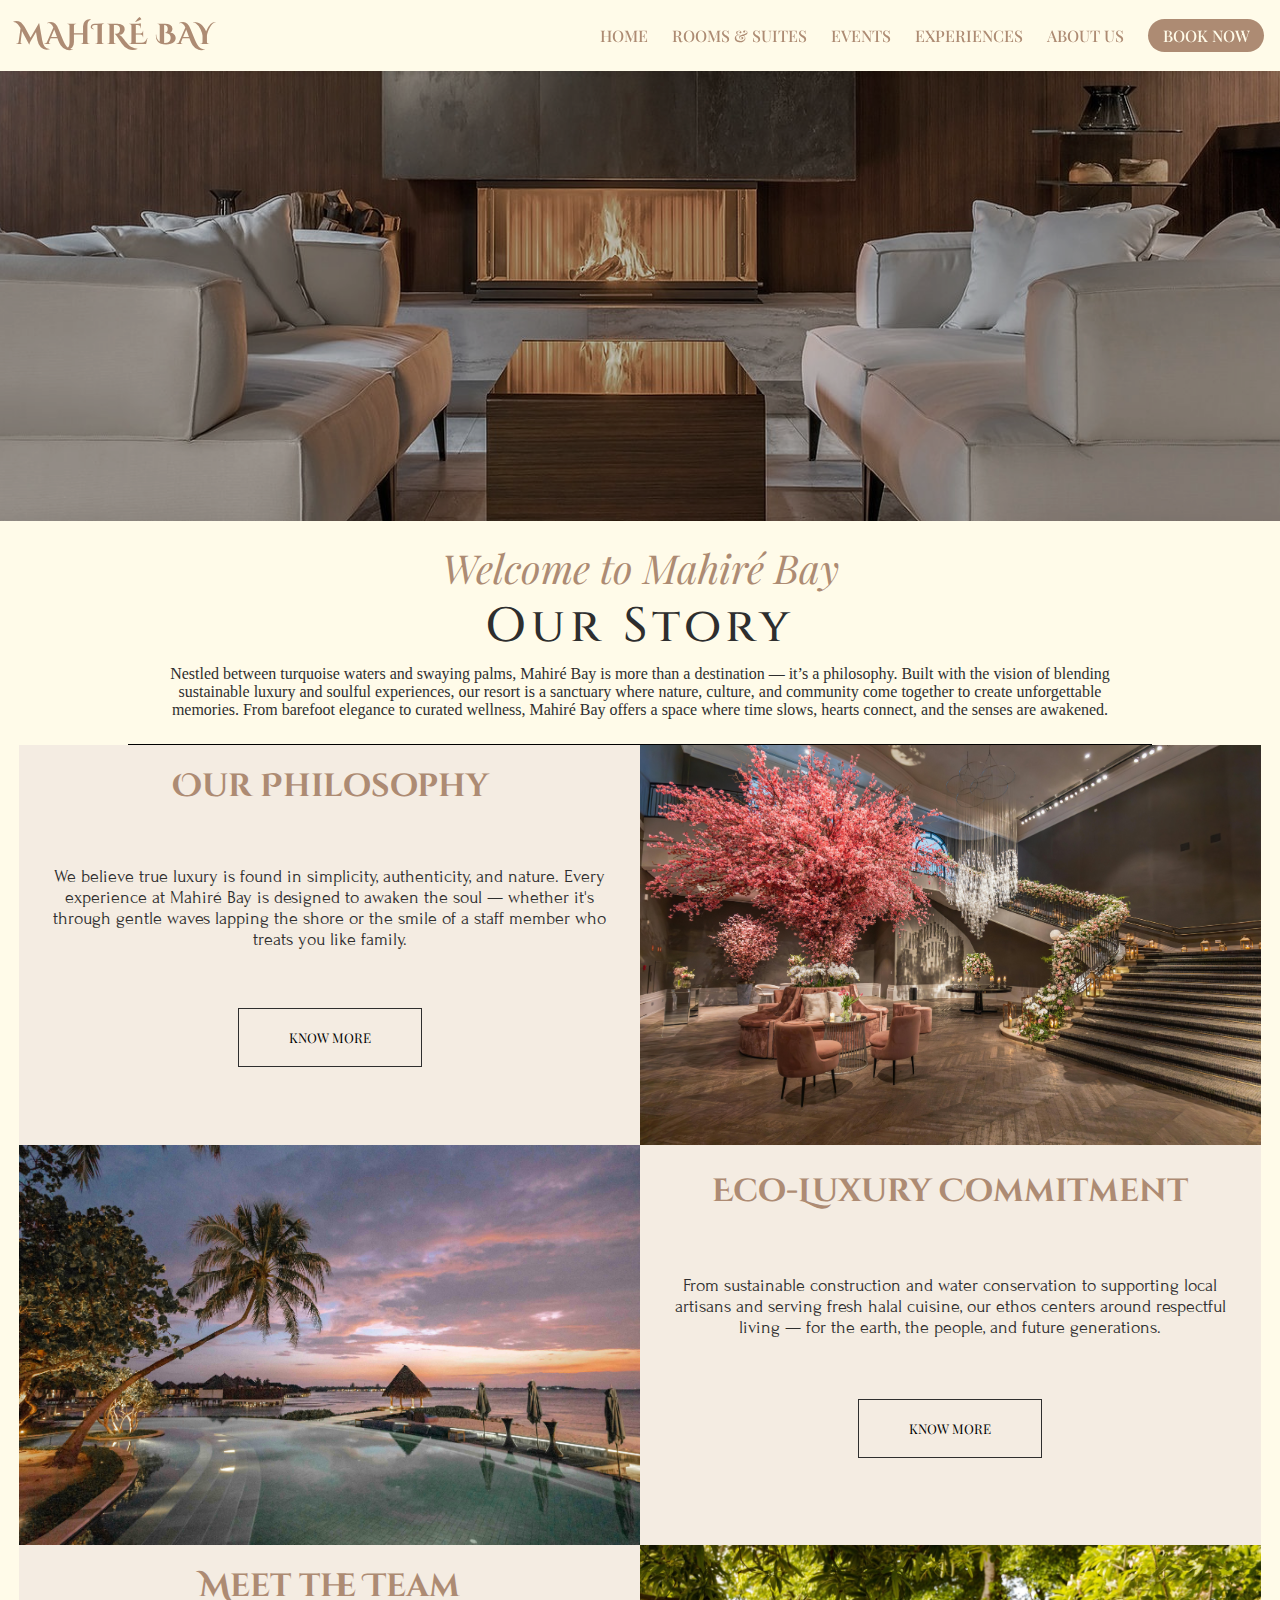
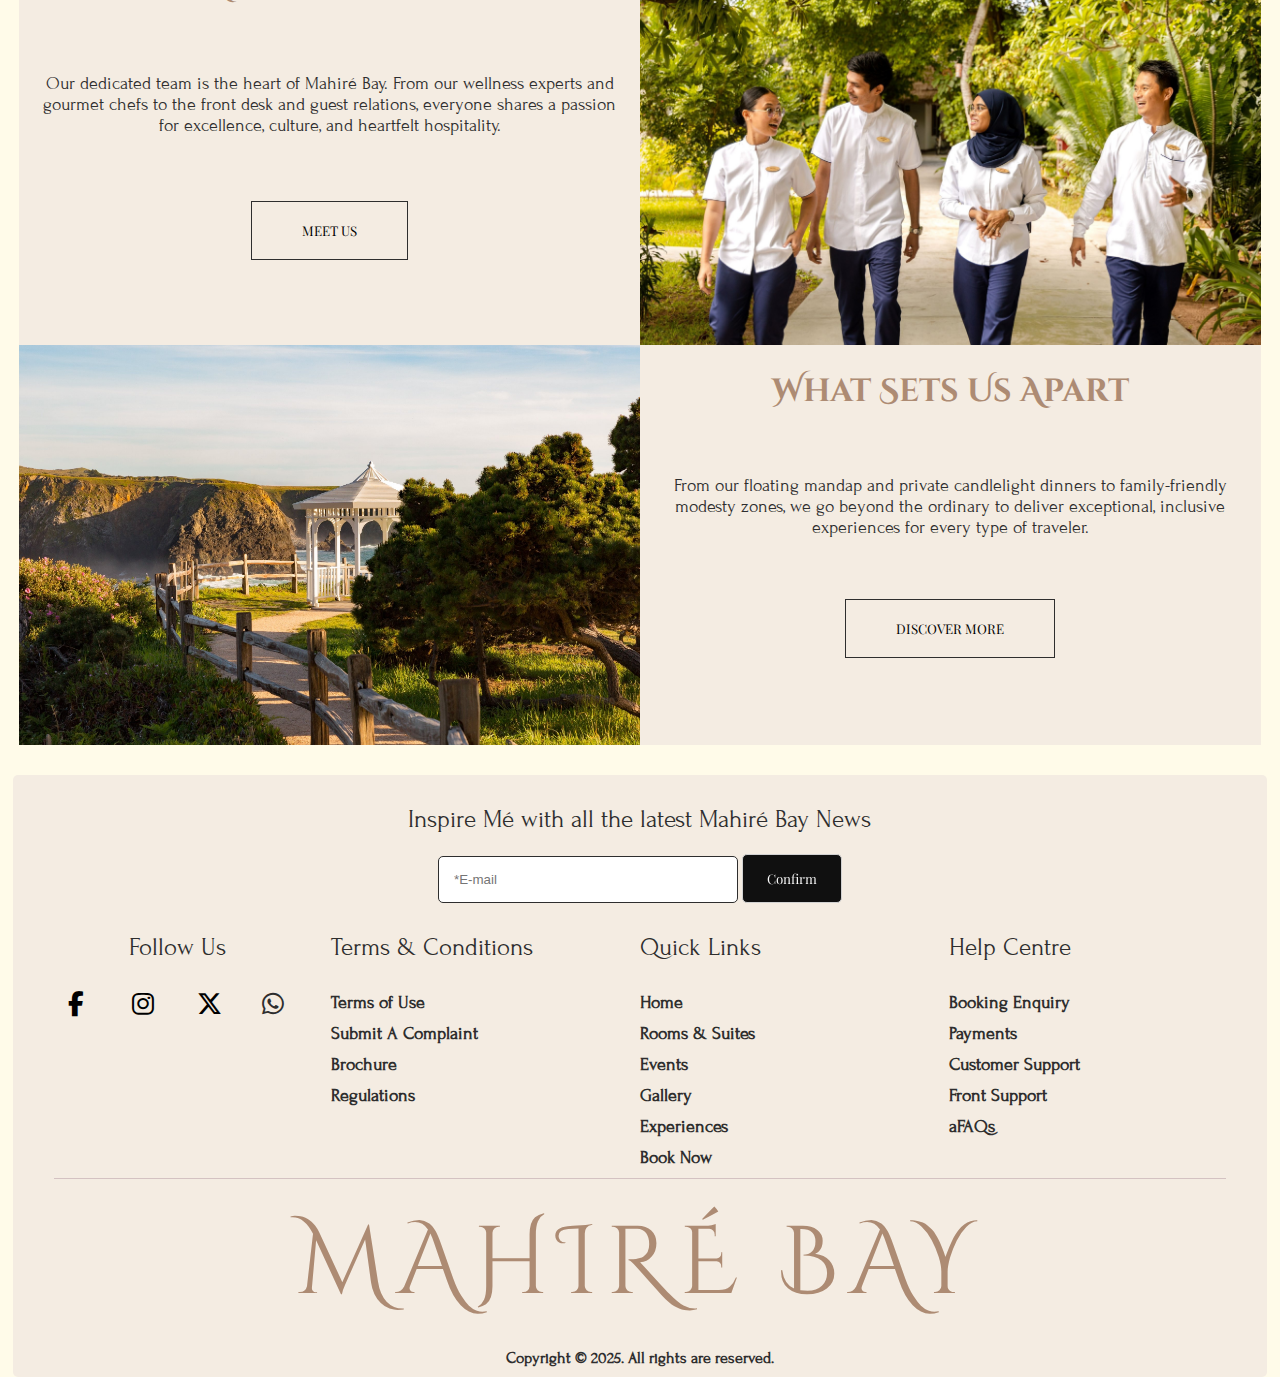
<file: about.html>
<!DOCTYPE html>
<html lang="en">

<head>
    <meta charset="UTF-8" />
    <meta name="viewport" content="width=device-width, initial-scale=1.0" />
    <link rel="icon" href="img/HOME/favicon.ico" type="image/x-icon">
    <title>Mahiré Bay - Resort</title>
    <link rel="stylesheet" href="css/style.css" />
    <link rel="stylesheet" href="css/responsivegrid.css" />
    <link rel="stylesheet" href="https://cdnjs.cloudflare.com/ajax/libs/font-awesome/6.7.2/css/all.min.css"
        integrity="sha512-Evv84Mr4kqVGRNSgIGL/F/aIDqQb7xQ2vcrdIwxfjThSH8CSR7PBEakCr51Ck+w+/U6swU2Im1vVX0SVk9ABhg=="
        crossorigin="anonymous" referrerpolicy="no-referrer" />
    <link rel="preconnect" href="https://fonts.googleapis.com">
    <link rel="preconnect" href="https://fonts.gstatic.com" crossorigin>
    <link
        href="https://fonts.googleapis.com/css2?family=Cinzel+Decorative:wght@400;700;900&family=Cinzel:wght@400..900&family=Forum&family=Montserrat:ital,wght@0,100..900;1,100..900&family=MuseoModerno:ital,wght@0,100..900;1,100..900&family=Playfair+Display:ital,wght@0,400..900;1,400..900&display=swap"
        rel="stylesheet">
</head>

<body>

    <header class="navbar">
        <div class="nav-container">
            <div class="logo">MAHIRÉ BAY</div>

            <input type="checkbox" id="toggle-menu" />
            <label for="toggle-menu" class="hamburger">
                <i class="fa-solid fa-bars"></i>
            </label>

            <nav class="nav-links">
                <a href="index.html">HOME</a>
                <a href="r&s.html">ROOMS & SUITES</a>
                <a href="events.html">EVENTS</a>
                <a href="experience.html">EXPERIENCES</a>
                <a href="about.html">ABOUT US</a>
                <a href="book.html" class="cta">BOOK NOW</a>
            </nav>
        </div>
    </header>
         <section class="hero-section">
        <div class="hero">
            <div class="hero-image">
                <img src="img/HOME/1.jpg" alt="About Mahiré Bay" />
            </div>
            <div class="hero-text">
                <h3>ABOUT US</h3>
                <p>Luxury Rooted in Nature, Crafted for the Soul</p>
                <button>LEARN MORE</button>
            </div>
        </div>
    </section>

    <!-- About Introduction -->
    <section class="head-text">
        <div class="top-head">
            <h5>Welcome to Mahiré Bay</h5>
            <h3>Our Story</h3>
            <p>
                Nestled between turquoise waters and swaying palms, Mahiré Bay is more than a destination — it’s a philosophy. Built with the vision of blending sustainable luxury and soulful experiences, our resort is a sanctuary where nature, culture, and community come together to create unforgettable memories. From barefoot elegance to curated wellness, Mahiré Bay offers a space where time slows, hearts connect, and the senses are awakened.
            </p>
        </div>
    </section>

    <!-- Core Highlights Section (Like home/about structure) -->
    <div class="about">
        <div class="ic img-content1">
            <img src="img/HOME/pexels-bertellifotografia-17023077.jpg" alt="">
        </div>
        <div class="sec sec1-content">
            <h3 class="card-details">Our Philosophy</h3>
            <p class="card-para">We believe true luxury is found in simplicity, authenticity, and nature. Every experience at Mahiré Bay is designed to awaken the soul — whether it's through gentle waves lapping the shore or the smile of a staff member who treats you like family.</p>
            <div>
                <button class="about-btn">KNOW MORE</button>
            </div>
        </div>
        <div class="ic img-content2">
            <img src="img/HOME/pexels-asadphoto-11434425.jpg" alt="">
        </div>
        <div class="sec sec2-content">
            <h3 class="card-details">Eco-Luxury Commitment</h3>
            <p class="card-para">From sustainable construction and water conservation to supporting local artisans and serving fresh halal cuisine, our ethos centers around respectful living — for the earth, the people, and future generations.</p>
            <div>
                <button class="about-btn">KNOW MORE</button>
            </div>
        </div>
    </div>

    <div class="about">
        <div class="ic img-content1">
            <img src="img/HOME/Villa-Resorts-Team-Members-at-Vi.jpg" alt="">
        </div>
        <div class="sec sec1-content">
            <h3 class="card-details">Meet the Team</h3>
            <p class="card-para">Our dedicated team is the heart of Mahiré Bay. From our wellness experts and gourmet chefs to the front desk and guest relations, everyone shares a passion for excellence, culture, and heartfelt hospitality.</p>
            <div>
                <button class="about-btn">MEET US</button>
            </div>
        </div>
        <div class="ic img-content2">
            <img src="img/HOME/HHR_Property-64.jpg" alt="">
        </div>
        <div class="sec sec2-content">
            <h3 class="card-details">What Sets Us Apart</h3>
            <p class="card-para">From our floating mandap and private candlelight dinners to family-friendly modesty zones, we go beyond the ordinary to deliver exceptional, inclusive experiences for every type of traveler.</p>
            <div>
                <button class="about-btn">DISCOVER MORE</button>
            </div>
        </div>
    </div>
  <footer>
    <div class="footer-container">
    <div class="form-news">
        <div class="form-head">
            <h3>Inspire Mé with all the latest Mahiré Bay News</h3>
        </div>
        <div class="form-sec">
            <form action="#">
                <input type="email" placeholder="*E-mail" required>
                <button type="submit">Confirm</button>
            </form>
        </div>
    </div>
    <div class="foot-cont">
        <div class="logos">
            <div class="social">
                <div class="social-head"><li><h3 style="text-align: center;">Follow Us</h3> </li></div>
                <div class="sol-lo">
                    <span><i class="fa-brands fa-facebook-f"></i></span>
                    <span><i class="fa-brands fa-instagram"></i></span>
                    <span><i class="fa-brands fa-x-twitter"></i></span>
                    <span><i class="fa-brands fa-whatsapp"></i></span>
                </div>
            </div>
        </div>
        <div class="contact-us links">
            <li class="head-link"><h3>Terms & Conditions</h3></li>
            <li><a href="#">Terms of Use</a></li>
            <li><a href="#">Submit A Complaint</a></li>
            <li><a href="#">Brochure</a></li>
            <li><a href="#">Regulations</a></li>
        </div>
        <div class="quick-links links">
            <li class="head-link"><h3>Quick Links</h3></li>
            <li><a href="#">Home</a></li>
            <li><a href="#">Rooms & Suites</a></li>
            <li><a href="#">Events</a></li>
            <li><a href="#">Gallery</a></li>
            <li><a href="#">Experiences</a></li>
            <li><a href="#">Book Now</a></li>
        </div>
        <div class="helpinfo links">
            <li class="head-link"><h3>Help Centre</h3></li>
            <li><a href="#">Booking  Enquiry</a></li>
            <li><a href="#">Payments</a></li>
            <li><a href="#">Customer Support</a> </li>
            <li><a href="#">Front Support</a></li>
            <li><a href="#">aFAQs</a></li>
        </div>
        </div>
        <div class="brand-foot">
            <h1>MAHIRÉ BAY</h1>
            <p>Copyright © 2025. All rights are reserved.</p>
        </div>
</footer>
</body>
</html>
</file>
<file: css/responsivegrid.css>
@media (max-width: 1200px) {}

@media (min-width:769px) and (max-width: 965px) {
  .nav-links {
    font-size: 13px;
  }

  .room-name {
    font-size: 1.2rem;
  }

  .room-features p {
    padding: 7px;
    font-size: 12px;
  }

  .room-des {
    font-size: .7rem;
    /* color: #E3CAA5; */
  }

  .room-price {
    font-size: 1.2rem;
  }

  .pro {
    padding: 8px;
  }

  .intro-content h3 {
    font-size: 1.5rem;
  }

  .intro {
    grid-template-rows: 80vh;
  }
.brand-foot h1{
  font-size: 5rem;
}
}

@media (max-width: 768px) {
  .nav-container {
    grid-template-columns: 1fr auto;
  }

  .hamburger {
    display: block;
    justify-self: end;
  }

  .nav-links {
    grid-template-columns: 1fr;
    display: none;
    background-color: #FFFBE9;
    position: absolute;
    top: 100%;
    left: 0;
    right: 0;
    padding: 1rem;
    row-gap: 1rem;
  }

  #toggle-menu:checked~.nav-links {
    display: grid;
    height: 90vh;
  }

  .nav-links a {
    padding: 0.5rem 10px;
    border-bottom: 1px solid #CEAB93;
  }

  .price {
    display: grid;
    grid-template-columns: 1fr;
    grid-template-rows: 1fr 1fr;
    grid-auto-columns: 1fr;
    gap: 10px 10px;
    /* grid-auto-flow: row; */
    grid-template-areas:
      "img1"
      "text1"
      "img2"
      "text2";
  }

  .grid-content {
    width: 90%;
    margin: 20px auto;
    display: grid;
    grid-template-columns: repeat(2, 1fr);
    grid-template-rows: repeat(5, minmax(autofit, 1fr));
    grid-template-areas:
      "img1 img3"
      "img2 img5"
      "img7 img7"
      "img4 img6"
      "img4 img6";
  }

  .room-features {
    width: 100%;
  }

  .room-name {
    font-size: 2rem;
  }

  .room-price {
    padding: 10px;
    border-bottom: 1px solid black;
    border-top: 1px solid black;
    margin-bottom: 10px;
  }

  .hero-text h3 {
    font-size: 2rem;
  }

  .hero-text button {
    padding: 10px;
    font-size: 10px;
  }

  .top-head h3 {
    font-size: 2rem;
  }

  .top-head {
    grid-template-rows: auto .5fr 1fr;
  }

  .img1 {
    align-items: start;
  }

  .price {
    grid-template-rows: auto auto;
  }

  .about {
    width: 90%;
    margin: auto;
    grid-template-columns: 1fr;
    grid-template-rows: repeat(4, auto);
    grid-template-areas:
      "img-content1"
      "sec1-content"
      "img-content2"
      "sec2-content";
  }

  .sec1-content {
    row-gap: 15px;
  }

  .sec2-content {
    row-gap: 15px;
  }

  .about-btn {
    padding: 15px 40px;
  }

  .sec {
    box-shadow: 0 2px 5px rgba(0, 0, 0, .5);
    margin-bottom: 10px;
  }

  .intro {
    grid-template-rows: 70vh;
  }

  .intro-content h3 {
    font-size: 1.5rem;
  }

  .intro {
    grid-template-columns: repeat(2, minmax(auto, 1fr));
    grid-template-rows: auto auto;
    grid-template-areas:
      "col2 col2"
      "col1 col3";
  }
   .btn-wrap {
    grid-column: span 1;
  }
  .masonry-grid {
    column-count: 2;
  }
  .hero-image {
  width: 100%;
  height: 40vh;
}

.foot-cont{
  display: grid;
  justify-items: center;
  text-align: center;
   grid-template-columns: repeat(2, 1fr);
}

.fa-brands{
  font-size: 25px;
}
  
.brand-foot h1{
  font-size: 3.5rem;
}
.home-head{
  grid-template-rows: auto .5fr auto;
        row-gap: 25px;
}
.bento-resort {  
  grid-template-columns: 1fr 1fr 1fr;
  grid-template-rows: 1fr 1fr 1fr 1fr 1fr;
  grid-template-areas:
    "img1 img2 img4"
    "img1 img3 img4"
    "img6 img5 img5"
    "img6 img5 img5"
    "img8 img7 img9";
}
.offer {
  grid-template-columns: 1fr 1fr;
  grid-template-rows: 1fr auto;
  row-gap: 0px;
}

.card {
  grid-area: 2 / 1 / 3 / 3;
  background-color: #DABB99;
  z-index: 10000;
  border-radius:10px ;
} 

.card-image {
  display: none;
  grid-area: 1 / 1 / 2 / 3;
}
.head{
  font-size: 1.5rem;
}
}

@media (max-width: 500px) {
  .grid-content {
    width: 90%;
    margin: 20px auto;
    display: grid;
    grid-template-columns: repeat(2, 1fr);
    grid-template-rows: repeat(5, minmax(autofit, 1fr));
    grid-template-areas:
      "img1 img3"
      "img2 img5"
      "img7 img7"
      "img4 img6"
      "img4 img6";
  }

  .hero-text h3 {
    font-size: 1.5rem;
  }

  .hero-text p {
    font-size: .9rem;
  }

  .hero-text button {
    padding: 5px;
  }

  .top-head {
    width: 95%;
    margin: auto;
    grid-template-rows: .3fr auto 1fr;
  }

  .top-head h5 {
    font-size: 1.8rem;
  }

  .top-head h3 {
    font-size: 1.6rem;
  }

  .room-name {
    font-size: 1.3rem;
  }
  
  .about h3 {
    font-size: 1rem;
  }

  
  .sec {
    padding: 10px;
    box-shadow: 0 2px 5px rgba(0, 0, 0, .5);
    margin-bottom: 10px;
  }
  
  .sec p {
    font-size: 12px;
  }

  .about-btn {
    padding: 10px 25px;
  }
  .masonry-grid {
    column-count: 1;
  }
  
  .foot-cont{
   grid-template-columns: 1fr;
  }
  
.fa-brands{
  font-size: 25px;
}
footer input, footer button{
  width: 100%;
  margin: 10px 0px;
}
footer form{
  margin-bottom: 20px;
}

.brand-foot h1{
  font-size: 2.5rem;
  letter-spacing: 0px;
}

.bento-resort {  
  grid-template-columns: 1fr 1fr;
  grid-template-rows: repeat(6, 1fr);
  grid-template-areas:
    /* "img1 img2 img4"
    "img1 img3 img4"
    "img6 img5 img5"
    "img6 img5 img5"
    "img8 img7 img9"; */
    "img1 img4"
    "img1 img4"
    "img5 img6"
    "img8 img6"
    "img2 img3"
    "img7 img9";
}

.home-head h5 {
  font-size: 1.1rem;
}
.top-head h4 {
  font-size: medium;
}
.head{
  font-size: 1.2rem;
}
.topic-grid {
  width: 98%;
}
}

@media (max-width:330px) {
  .logo {
    font-size: 1.5rem;
  }

  .hero-text h3 {
    font-size: 1rem;
  }

  .hero-text p {
    font-size: .7rems;
  }

  .top-head {
    grid-template-rows: auto .3fr 1fr;
  }

  .about-btn {
    padding: 5px 10px;
    font-size: 10px;
  }
  
.fa-brands{
  font-size: 18px;
}

.brand-foot h1{
  font-size: 2rem;
}
.top-head h5 {
        font-size: 1.3rem;
    }
        .top-head h3 {
        font-size: 1.3rem;
    }
}
</file>
<file: css/style.css>
/* Base Reset */
* {
  margin: 0;
  padding: 0;
  box-sizing: border-box;
  text-decoration: none;
  list-style: none;
}

div img {
  width: 100%;
  height: 100%;
}

button {
  outline: none;
  border: none;
  font-family: 'PlayFair Display', 'Cinzel', 'Segoe UI', Tahoma, Geneva, Verdana, sans-serif;
}

body {
  font-family: 'Playfair Display', 'Cinzel' 'Montserrat', sans-serif;
  background-color: #FFFBE9;
  /* Light base */
  color: #2e2e2e;
  /* Neutral text */
}

/* Navbar */
.navbar {
  background-color: #FFFBE9;
  position: sticky;
  top: 0;
  z-index: 1000;
  /* background-color: white; */
  /* Light navbar */
  padding: 1rem;
  box-shadow: 0 2px 5px rgba(0, 0, 0, 0.05);
}

.nav-container {
  display: grid;
  grid-template-columns: auto 1fr auto;
  align-items: center;
  position: relative;
}

/* Logo */
.logo {
  font-size: 1.8rem;
  font-weight: bold;
  color: #AD8B73;
  /* Primary */
  font-family: 'Cinzel Decorative', Cinzel, 'Segoe UI', Tahoma, Geneva, Verdana, sans-serif;
  letter-spacing: 1px;
}

/* Hide checkbox for mobile toggle */
#toggle-menu {
  display: none;
}

/* Hamburger Menu Icon (for mobile) */
.hamburger {
  display: none;
  font-size: 1.5rem;
  cursor: pointer;
  color: #AD8B73;
}

/* Nav Links Grid */
.nav-links {
  display: grid;
  grid-template-columns: repeat(6, auto);
  gap: 1.5rem;
  justify-content: end;
  z-index: 10000000;
}

.nav-links a {
  text-decoration: none;
  color: #AD8B73;
  /* Primary dark beige */
  font-family: 'Playfair Display', 'Cinzel', Poppins, 'Segoe UI', Tahoma, Geneva, Verdana, sans-serif;
  font-weight: 500;
  transition: color 0.3s ease;
  justify-self: center;
  align-self: center;
  z-index: 10000000;
}

.nav-links a:hover {
  color: #E3CAA5;
  /* Golden accent on hover */
}

/* CTA Button (Book Now) */
.cta {
  background-color: #AD8B73;
  color: #FFFBE9 !important;
  padding: 0.4rem 0.9rem;
  border-radius: 20px;
  font-weight: bold;
  transition: background-color 0.3s ease;
}

.cta:hover {
  background-color: #CEAB93;
  color: #1a1a1a !important;
}


.hero {
  max-width: 100vw;
}

.hero-image img,
.card-image img {
  height: 100%;
  max-width: 100vw;
  width: 100% !important;
  object-fit: cover;
}

.hero {
  display: grid;
  grid-template-columns: 1fr auto 1fr;
  grid-template-rows: auto;
  grid-auto-columns: 1fr;
  gap: 10px 10px;
  grid-auto-flow: row;
  justify-items: center;
  align-items: center;
}

.hero-image {
  width: 100%;
  height: 50vh;
  grid-area: 1 / 1 / 2 / 4;
  filter: brightness(75%);
}

.hero-text {
  display: grid;
  grid-template-rows: repeat(3, 1fr);
  grid-area: 1 / 2 / 2 / 3;
  font-family: 'Playfair Display', 'Cinzel', Poppins, 'Segoe UI', Tahoma, Geneva, Verdana, sans-serif;
  opacity: 0;
  animation-delay: 0.5s;
  color: #ffffff;
  align-items: center;
  justify-items: center;
  animation: fadeUp 1.2s ease-out forwards;
}

@keyframes fadeUp {
  0% {
    opacity: 0;
    transform: translateY(20px);
  }

  100% {
    opacity: 1;
    transform: translateY(0);
  }
}

.hero-text h3 {
  font-size: 4rem;
  text-align: center;

}

.hero-text p {
  position: relative;
  text-align: center;
  font-size: 1.2rem;
  z-index: 1;
  /* Text stays on top */
  background-color: transparent;
}

.hero-text button {
  padding: 12px 20px;
  background-color: #FFFBE9;
  color: #1a1a1a;
  border-radius: 5px;
  outline: none;
  border: none;
}

.head-text {
  max-width: 100vw;
}

.head {
  margin: auto;
  padding: 20px;
  font-family: 'Cinzel', 'PlayFair Display', 'Segoe UI', Tahoma, Geneva, Verdana, sans-serif;
  font-size: 2rem;
  font-weight: 100;
  width: 80%;
  text-align: center;
}

.head h3 {
  font-weight: 400;
}

.offer {
  display: grid;
  width: 80%;
  margin: auto;
  grid-template-columns: 1fr 1fr 1fr;
  grid-template-rows: 1fr 50% 1fr;
  grid-auto-columns: 1fr;
  gap: 10px 10px;
  grid-auto-flow: row;
}

.card {
  grid-area: 2 / 2 / 3 / 4;
  background-color: #DABB99;
  z-index: 10000;
}

.card-image {
  grid-area: 1 / 1 / 4 / 3;
}

.card-image:hover {
  transform: scale(1.02);
  transition: all .5s linear;
}

.card {
  background-color: #CEAB93;
  padding: 1rem;
  border-radius: 15px 0px 15px 0px;
  position: relative;
  z-index: 2;
  /* Places the card above the image */
  box-shadow: 0 10px 30px rgba(0, 0, 0, 0.2);
}

.card-content {
  height: 100%;
  display: grid;
  grid-template-rows: repeat(4, 1fr);
  justify-items: center;
  align-items: center;
  font-family: 'forum', Cinzel, 'Segoe UI', Tahoma, Geneva, Verdana, sans-serif;
  font-size: larger;

}

.card-content h2 {
  color: #ffffff;
  font-size: 3vw;
  font-family: "Cinzel Decorative", Cinzel, PlayFair Display;
}

.card-content {
  font-size: clamp(.8rem, 1.5vw, 2rem);
}

.coupon-box {
  background-color: white;
  padding: 10px;
  border-radius: 15px;
  justify-items: center;
}

.cta2 {
  border-radius: 40px;
  background-color: #fff;
  padding: 5px 10px;
}

.cta2 a {
  color: #1a1a1a;
}

button:hover {
  filter: invert(100%);
  transition: all .5s linear;
}

.top-head {
  display: grid;
  grid-template-columns: 1fr;
  grid-template-rows: auto 1fr 1fr;
  width: 80%;
  margin: auto;
  justify-items: center;
  text-align: center;
  border-bottom: 1px solid black;
  padding: 20px;
  /* margin: 10px; */
  align-items: center;
}

.top-head h5 {
  font-style: italic;
  font-family: playfair display, 'Segoe UI', Tahoma, Geneva, Verdana, sans-serif;
  font-size: 2.5rem;
  font-weight: 100;
  color: #AD8B73;
}

.top-head h3 {
  font-family: 'Cinzel', 'Segoe UI', Tahoma, Geneva, Verdana, sans-serif;
  font-size: 3rem;
  font-weight: 500;
  letter-spacing: 5px;
}

.top-head h4 {
  font-family: 'Cinzel';
  font-size: 1.5rem;
  font-weight: 100;
}

.home-head {
  /* margin-top:40px ; */
  justify-items: center;
  grid-template-rows: auto 1fr auto;
  row-gap: 40px;
}

.home-head h5 {
  font-family: 'Cinzel Decorative', 'Segoe UI', Tahoma, Geneva, Verdana, sans-serif;
  font-weight: 100;
}

.home-head h6 {
  font-family: 'Forum', 'Segoe UI', Tahoma, Geneva, Verdana, sans-serif;
  font-size: 1.2rem;
}

.price {
  display: grid;
  grid-template-columns: 2fr 1fr;
  grid-template-rows: 1fr;
  grid-auto-columns: 1fr;
  gap: 10px 10px;
  grid-auto-flow: row;
  grid-template-areas:
    "img1 text1";
  width: 90%;
  margin: auto;
  row-gap: 20px;
  column-gap: 20px;
  padding: 1rem;
  box-shadow: inset;
  box-shadow: 0px 2px 18px 0px rgba(0, 0, 0, 0.1);
  margin-top: 20px;
}

.p2 {
  grid-template-columns: 1fr 2fr;
  grid-template-areas:
    "text1 img1";
}

.img1 {
  grid-area: img1;
  display: grid;
  align-items: center;
}

.img2 {
  grid-area: img2;
  display: grid;
  align-items: center;
}

.text1 {
  grid-area: text1;
  display: grid;
  justify-items: center;
  align-items: center;
  /* text-align: center; */
}

/* .text1 p,button{
  margin-bottom: 1rem;
} */
.room-name {
  font-family: 'Cinzel', PlayFair Display, 'Segoe UI', Tahoma, Geneva, Verdana, sans-serif;
  font-size: 1.5rem;
  font-weight: 400;
}

.room-des {
  font-family: 'Forum', 'PlayFair Display', 'Segoe UI', Tahoma, Geneva, Verdana, sans-serif;
  font-size: 1rem;
  color: #AD8B73;
}

.room-price {
  font-family: 'Forum', 'PlayFair Display', 'Segoe UI', Tahoma, Geneva, Verdana, sans-serif;
  letter-spacing: 3px;
  font-size: 1.5rem;
  font-weight: 700;
}

.room-img img {
  width: 100%;
  height: 100%;
  /* border-radius: 50px; */
}

.product-card {
  max-width: 100vw;
  height: auto;
  /* background-color: #ffffff; */
}

.image-container {
  position: relative;
  overflow: hidden;
  /* border-radius: 50px; */
}

.image-container img {
  width: 100%;
  height: 100%;
  display: block;
  transition: transform 0.3s ease, filter 0.3s ease;
}

.image-container:hover img {
  filter: brightness(25%);
  transform: scale(1.1);
}

.overlay-text {
  position: absolute;
  top: 50%;
  left: 50%;
  transform: translate(-50%, -50%);
  color: white;
  text-align: center;
  opacity: 0;
  transition: opacity 0.3s ease;
  pointer-events: none;
  font: 1.5rem 'Forum', 'Monterserrat';
}

.image-container:hover .overlay-text {
  opacity: 1;
}

.room-features {
  display: grid;
  grid-template-columns: 1.5fr 1fr;
  grid-template-rows: 1fr 1fr;
  justify-items: start;

}

.room-features p {
  padding: 10px;
}

.pro-btn {
  display: grid;
  grid-template-columns: 1fr 1fr;
  justify-items: center;
  width: 100%;
}

.pro a {
  font-family: 'Montserrat';
  color: #2e2e2e;
}

.pro {
  padding: 10px 20px;
  border: 2px solid white;
  background-color: #AD8B73;
}

.grid-container {
  max-width: 100%;
}

.grid-content {
  width: 90%;
  margin: 20px auto;
  display: grid;
  grid-template-columns: repeat(3, 1fr);
  grid-template-rows: repeat(5, minmax(150px, 1fr));
  grid-template-areas:
    "img1 img2 img3"
    "img1 img4 img3"
    "img5 img4 img6"
    "img7 img7 img6"
    "img7 img7 img6";
  height: auto;
  gap: 10px;
}

.gig img {
  width: 100%;
  height: 100%;
  object-fit: cover;
  border-radius: 5px;
}

.img1 {
  grid-area: img1;
}

.img2 {
  grid-area: img2;
}

.img3 {
  grid-area: img3;
}

.img4 {
  grid-area: img4;
}

.img5 {
  grid-area: img5;
}

.img6 {
  grid-area: img6;
}

.img7 {
  grid-area: img7;
}


/* --------------------------------------------ROOMS & SUITES STYLE END------------------------------------------- */
.scroll-head {
  margin: 40px auto;
  width: 90%;
  font-size: clamp(2rem, 5vw, 3rem);
}

.scroll-head h3 {
  font-family: 'Cinzel', 'PlayFair Display', 'Segoe UI', Tahoma, Geneva, Verdana, sans-serif;
  color: #AD8B73;
  font-weight: 100;
  position: relative;
}

.scroll-container::-webkit-scrollbar {
  display: none;
}

.scroll-container {
  -ms-overflow-style: none;
  scrollbar-width: none;
  scroll-behavior: smooth;
}

.scroll-container {
  width: 90%;
  margin: auto;
  margin-top: 20px;
  display: grid;
  grid-auto-flow: column;
  grid-auto-columns: 210px;
  gap: 20px;
  overflow-x: auto;
  scroll-snap-type: x mandatory;
  padding-bottom: 2rem;
}

/* Card Base */
.card-box {
  width: 200px;
  height: 380px;
  background-color: #F4ECE2;
  color: #AD8B73;
  border-radius: 8px;
  scroll-snap-align: start;
}

/* Staggered effect */
/* .card-box:nth-child(2n) {
  margin-top: 75px;
} */
/* Replacing card-content */
.amenity-wrapper {
  padding: 10px;
  display: grid;
  height: 95%;
  justify-items: center;
  align-items: start;
}

/* Inside Layout */
.card-container {
  display: grid;
  grid-template-columns: 1fr;
  grid-template-rows: auto;
  justify-items: center;
  place-items: center;
  width: 100%;
  height: 100%;
}

.card-image img {
  width: 100%;
  height: 250px;
  object-fit: cover;
  border-radius: 4px;
}

.card-num {
  display: grid;
  width: 90%;
  margin: auto;
}

.card-num h3 {
  font-size: 60px;
  margin-bottom: 10px;
  text-align: start;
  font-family: 'Forum';
}

.card-text p {
  margin-top: 10px;
  text-align: center;
  font-size: 1.1rem;
  font-family: 'Forum', "PlayFair Display";
}

/* -----------------------------------------------------STAGGERED CARD--------------------------------------------- */
.hero-video {
  position: relative;
  width: 100%;
  height: 90vh;
  overflow: hidden;
}

.hero-video video {
  width: 100%;
  height: 100%;
  object-fit: cover;
  filter: brightness(50%);
}

.hero-content {
  font-family: 'Cinzel Decorative', 'Cinzel', 'PlayFair Display';
  position: absolute;
  top: 50%;
  left: 50%;
  transform: translate(-50%, -50%);
  text-align: center;
  color: #fff;
  z-index: 1;
}

.hero-btn {
  font-family: 'Cinzel', system-ui, -apple-system, BlinkMacSystemFont, 'Segoe UI', Roboto, Oxygen, Ubuntu, Cantarell, 'Open Sans', 'Helvetica Neue', sans-serif;
  background-color: #AD8B73;
  padding: 12px 30px;
  font-weight: 600;
  margin-top: 15px;
  display: inline-block;
  border: none;
  color: white;
  border-radius: 5px;
}

.intro-container {
  max-width: 100vw;
}

.intro {
  padding: 5px;
  gap: 5px;
  width: 95%;
  margin: 40px auto 40px auto;
  /* height: 100vh; */
  display: grid;
  grid-template-columns: repeat(3, minmax(auto, 1fr));
  grid-template-rows: 100vh;
  box-shadow: 0 2px 2px rgba(0, 0, 0, 0.2);
  grid-template-areas:
    "col1 col2 col3";
  border-radius: 15px;
}

.col1 {
  display: grid;
  grid-area: col1;
  height: 100%;
  grid-template-rows: 1fr 1fr;
  gap: 5px;
}

.col2 {
  grid-area: col2;
  background-image: url(/img/HOME/bed-beach.jpg);
  background-repeat: no-repeat;
  background-position: center;
  background-size: cover;
}

.intro-content {
  display: grid;
  grid-template-rows: 1fr 3fr 1fr;
  justify-content: center;
  align-items: center;
  height: 100%;
  padding: 15px;
  text-align: center;
}

.intro-content img {
  border-radius: 20px;
}

.intro-content h3 {
  font-family: 'Cinzel Decorative', 'Ciznel', 'PlayFair Display', system-ui, -apple-system, BlinkMacSystemFont, 'Segoe UI', Roboto, Oxygen, Ubuntu, Cantarell, 'Open Sans', 'Helvetica Neue', sans-serif;
  font-size: 2.5rem;
  color: #000;
}

.intro-content p {
  color: #000;
  font-family: "fORUM", system-ui, -apple-system, BlinkMacSystemFont, 'Segoe UI', Roboto, Oxygen, Ubuntu, Cantarell, 'Open Sans', 'Helvetica Neue', sans-serif;
  font-size: 1.2rem;
  font-weight: 600;
}

.intro-btn {
  padding: 15px;
  /* border-radius: 5px; */
  background-color: #AD8B73;
  border: 1px solid #2e2e2e;
}

.intro-btn:hover {
  background-color: #1a1a1a;
  color: #FFFBE9;
  border: 1px solid #FFFBE9;
}

.intro-btn a {
  color: #ffff;
}

.col1 img,
.intro-content,
.col3 img {
  border-radius: 15px;
}

.col3 {
  grid-area: col3;
}

.col-img3 {
  height: 100%;
}

.col-img3 img {
  height: 100%;
  width: 100%;
  object-fit: cover;
}

.abt {
  margin: 40px auto;
  border: 0px solid #140D4B;
}

.about {
  margin: auto;
  width: 97%;
  display: grid;
  grid-template-columns: 1fr 1fr;
  grid-template-rows: 400px 400px;
  grid-template-areas:
    "sec1-content img-content1"
    "img-content2 sec2-content";
  background-color: #F4ECE2;
  /* a soft, sandy beige */

}

.ic img {
  width: 100%;
  height: 100%;
  object-fit: cover;
}

.sec1-content {
  grid-area: sec1-content;
  padding: 20px;
  text-align: center;
  display: grid;
}

.img-content1 {
  grid-area: img-content1;
}

.sec2-content {
  padding: 25px;
  grid-area: sec2-content;
  text-align: center;
  display: grid;
  justify-items: center;
}

.img-content2 {
  grid-area: img-content2;
}

.about p {
  font-size: 1.1rem;
  font-family: 'forum', 'Segoe UI', Tahoma, Geneva, Verdana, sans-serif;
  /* letter-spacing: 1px; */
  font-weight: 500;
}

.about h3 {
  font-family: 'Cinzel Decorative', 'Segoe UI', Tahoma, Geneva, Verdana, sans-serif;
  color: #AD8B73;
  font-size: 2rem;
  font-weight: 700;
}

.about-btn {
  padding: 20px 50px;
  background-color: #F4ECE2;
  border: 1px solid #2e2e2e;
}

/* ------------------------------------EVENTS-------------------------------------------------------------------------- */
.events {
  margin-top: 40px;
}

.ets {
  width: 90%;
  margin: 0px auto 0px auto;
  background-color: #F8ECE7;
  box-shadow: 0 4px 10px rgba(0, 0, 0, 0.05);
}

.ets button {
  background-color: #F8ECE7;
}

.end-card {
  grid-template-rows: auto;
}

/* -------------------------------------------GALLERY------------------------------------------------------------- */
.masonry-gallery {
  padding: 40px 20px;
  background-color: #FFFBE9;
}

.masonry-grid {
  /* display: grid; */
  column-count: 3;
  /* 3 columns on desktop */
  column-gap: 20px;
}

.masonry-grid img {
  width: 100%;
  margin-bottom: 20px;
  display: block;
  border-radius: 10px;
  box-shadow: 0 4px 12px rgba(0, 0, 0, 0.05);
  transition: transform 0.3s ease;
}

.masonry-grid img:hover {
  transform: scale(1.02);
}

/* ---------------------------------------footer----------------------------------------------------------------- */
.foot-cont {
  display: grid;
  grid-template-columns: 1fr 1fr 1fr 1fr auto;

}

.book-foot {
  margin-top: 0px;
}

.news {
  max-width: 100vw;
  border-top: 3px solid #1a1a1a;
  margin-top: 30px;
  background-color: #F4ECE2;
  font-family: 'forum';
}

.news-head {
  width: 90%;
  margin: 10px auto;
  /* background-color: #fff; */
}

.topic-grid {
  display: grid;
  grid-template-columns: repeat(auto-fit, minmax(150px, auto));
  gap: 12px;
  justify-items: center;
  align-items: center;
  width: 90%;
  margin: auto;
}

.box {
  font-family: 'Forum', 'Segoe UI', Tahoma, Geneva, Verdana, sans-serif;
  font-weight: 600;
  font-size: clamp(0.9rem, 1.5vw, 1.2rem);
  border: 1px solid #333;
  border-radius: 8px;
  white-space: nowrap;
  background-color: #fff;
  width: max-content;
  justify-self: start;
  text-align: center;
  transition: 0.3s;
  padding: 15px 20px;
}

.box:hover {
  background-color: #333;
  color: white;
}

.news-head h3 {
  font-family: 'Forum', "Cinzel Decorative", 'Montserrat';
  color: #000;
  font-weight: 600;
  font-size: 2.5rem;
  margin: 15px 0px;
}

.news-head p {
  font-family: 'Forum', "Cinzel Decorative", 'Montserrat';
  color: #000;
  font-weight: 400;
  font-size: 2rem;
  margin: 15px 0px;
}

.email-box {
  width: 90%;
  margin: auto;
  margin-top: 25px;
  display: grid;
  justify-items: center;
  font-size: 20px;
}

.email {
  width: 40%;
  padding: -5px 71px;
  background-color: #fff;
  border: 1px solid #333;
  border-radius: 8px;
  height: 10vh;
}

.submit {
  border-radius: 8px;
  border: 1px solid #333;
  padding: 15px 30px;
  background-color: #fff;
  font-family: 'Forum', 'Cinzel', 'PlayFair Display';
  font-weight: 800;
  font-size: 15px;
}

.bento-resort {
  display: grid;
  width: 90%;
  margin: auto;
  margin-top: 30px;
  grid-template-columns: 1fr 1fr 1fr 1fr;
  grid-template-rows: 1fr 1fr 1fr 1fr;
  grid-auto-columns: 1fr;
  gap: 5px 5px;
  grid-auto-flow: row;
  grid-template-areas:
    "img1 img2 img3 img4"
    "img1 img5 img5 img4"
    "img6 img5 img5 img7"
    "img6 img8 img9 img9";
}

.img1 {
  grid-area: img1;
}

.img2 {
  grid-area: img2;
}

.img3 {
  grid-area: img3;
}

.img4 {
  grid-area: img4;
}

.img5 {
  grid-area: img5;
}

.img6 {
  grid-area: img6;
}

.img7 {
  grid-area: img7;
}

.img8 {
  grid-area: img8;
}

.img9 {
  grid-area: img9;
}

/* ------------------------------------------footer---------------------------------------------------------------------- */
footer {
  margin-top: 30px;
  /* display: grid;
  justify-items: center; */
}

.form-news {
  display: grid;
  align-items: center;
  justify-items: center;
}

.footer-container {
  background-color: #F4ECE2;
  width: 98%;
  margin: auto;
  padding: 10px;
  border-radius: 5px;
  box-shadow: inset(2px 2px 2px 2px);
}

.foot-cont {
  margin: auto;
  display: grid;
  grid-template-columns: repeat(4, 1fr);

}

footer input {
  width: 300px;
  border-radius: 5px;
  padding: 15px;
  border: 1px solid #2e2e2e;
}

footer button {
  border: 1px solid #2e2e2e;
  border-radius: 5px;
  padding: 15px;
  width: 100px;
  filter: invert(100%);
  border: 1px solid #2e2e2e;
}

.footer button:hover {
  background-color: #F4ECE2;
  filter: invert(100%);
}

footer h3 {
  font-family: 'Forum', 'Segoe UI', Tahoma, Geneva, Verdana, sans-serif;
  padding: 20px 0px;
  font-size: 25px;
  font-weight: 100;
}

footer a {
  color: #2e2e2e;
  font-family: 'Forum', 'Segoe UI', Tahoma, Geneva, Verdana, sans-serif;
  font-size: large;
  font-weight: 700;
  transition: all .2s ease-out;
}

footer li {
  margin: 10px 0px;

}

footer a:hover {
  color: #AD8B73;
  text-decoration: underline;
}

.sol-lo {
  display: grid;
  grid-template-rows: auto;
  grid-template-columns: repeat(4, 1fr);
  padding: 0px 25px;
}

.fa-brands {
  font-size: 25px;
  padding: 0px 20px;
}

.fa-facebook-f:hover {
  color: #1877F2;
}

.fa-facebook-f {
  color: black;
}

.fa-x-twitter {
  color: black;
}

.fa-x-twitter:hover {
  color: #fff;
}

.fa-instagram {
  color: black;
}

.fa-instagram:hover {
  color: #fd1d1d;
}

.fa-whatsapp:hover {
  color: green;
}

.brand-foot {
  margin: auto;
  width: 95%;
  border-top: 1px solid #d4c2c2;
}

.brand-foot h1 {
  font-family: 'Cinzel Decorative', 'Cinzel', 'Segoe UI', Tahoma, Geneva, Verdana, sans-serif;
  padding: 20px 0px;
  font-size: 6rem;
  letter-spacing: 10px;
  text-align: center;
  color: #AD8B73;
  font-weight: 500;
}

.brand-foot p {
  font-family: 'forum', 'Segoe UI', Tahoma, Geneva, Verdana, sans-serif;
  font-weight: 700;
  text-align: center;
}

/* ---------------------------------booking form                ------------------------------------ */
.booking-section {
  background-color: #FFFBE9;
  color: #AD8B73;
  padding: 4rem 2rem;
  max-width: 1000px;
  margin: auto;
}

.booking-title {
  font-family: 'Cinzel Decorative', serif;
  font-size: 2.5rem;
  text-align: center;
  margin-bottom: 0.5rem;
  color: #AD8B73;
}

.booking-subtitle {
  text-align: center;
  font-size: 1rem;
  color: #CEAB93;
  margin-bottom: 2.5rem;
}

.booking-form {
  width: 100%;
}

.form-grid {
  display: grid;
  grid-template-columns: repeat(auto-fit, minmax(250px, 1fr));
  gap: 1.5rem;
}

.form-group {
  display: grid;
  gap: 0.5rem;
}

.form-group label {
  font-weight: bold;
  font-size: 0.95rem;
  color: #AD8B73;
}

.form-group input,
.form-group select {
  padding: 0.6rem 0.8rem;
  border: 1px solid #CEAB93;
  border-radius: 8px;
  background-color: #fff;
  font-size: 1rem;
  font-family: 'Montserrat', sans-serif;
  color: #333;
}

.form-group input:focus,
.form-group select:focus {
  outline: none;
  border-color: #AD8B73;
}

.form-submit {
  margin-top: 2rem;
  text-align: center;
}

.form-submit button {
  background-color: #AD8B73;
  color: white;
  font-size: 1rem;
  padding: 0.75rem 2rem;
  border: none;
  border-radius: 30px;
  cursor: pointer;
  transition: background-color 0.3s ease;
}

.form-submit button:hover {
  background-color: #CEAB93;
}
</file>
